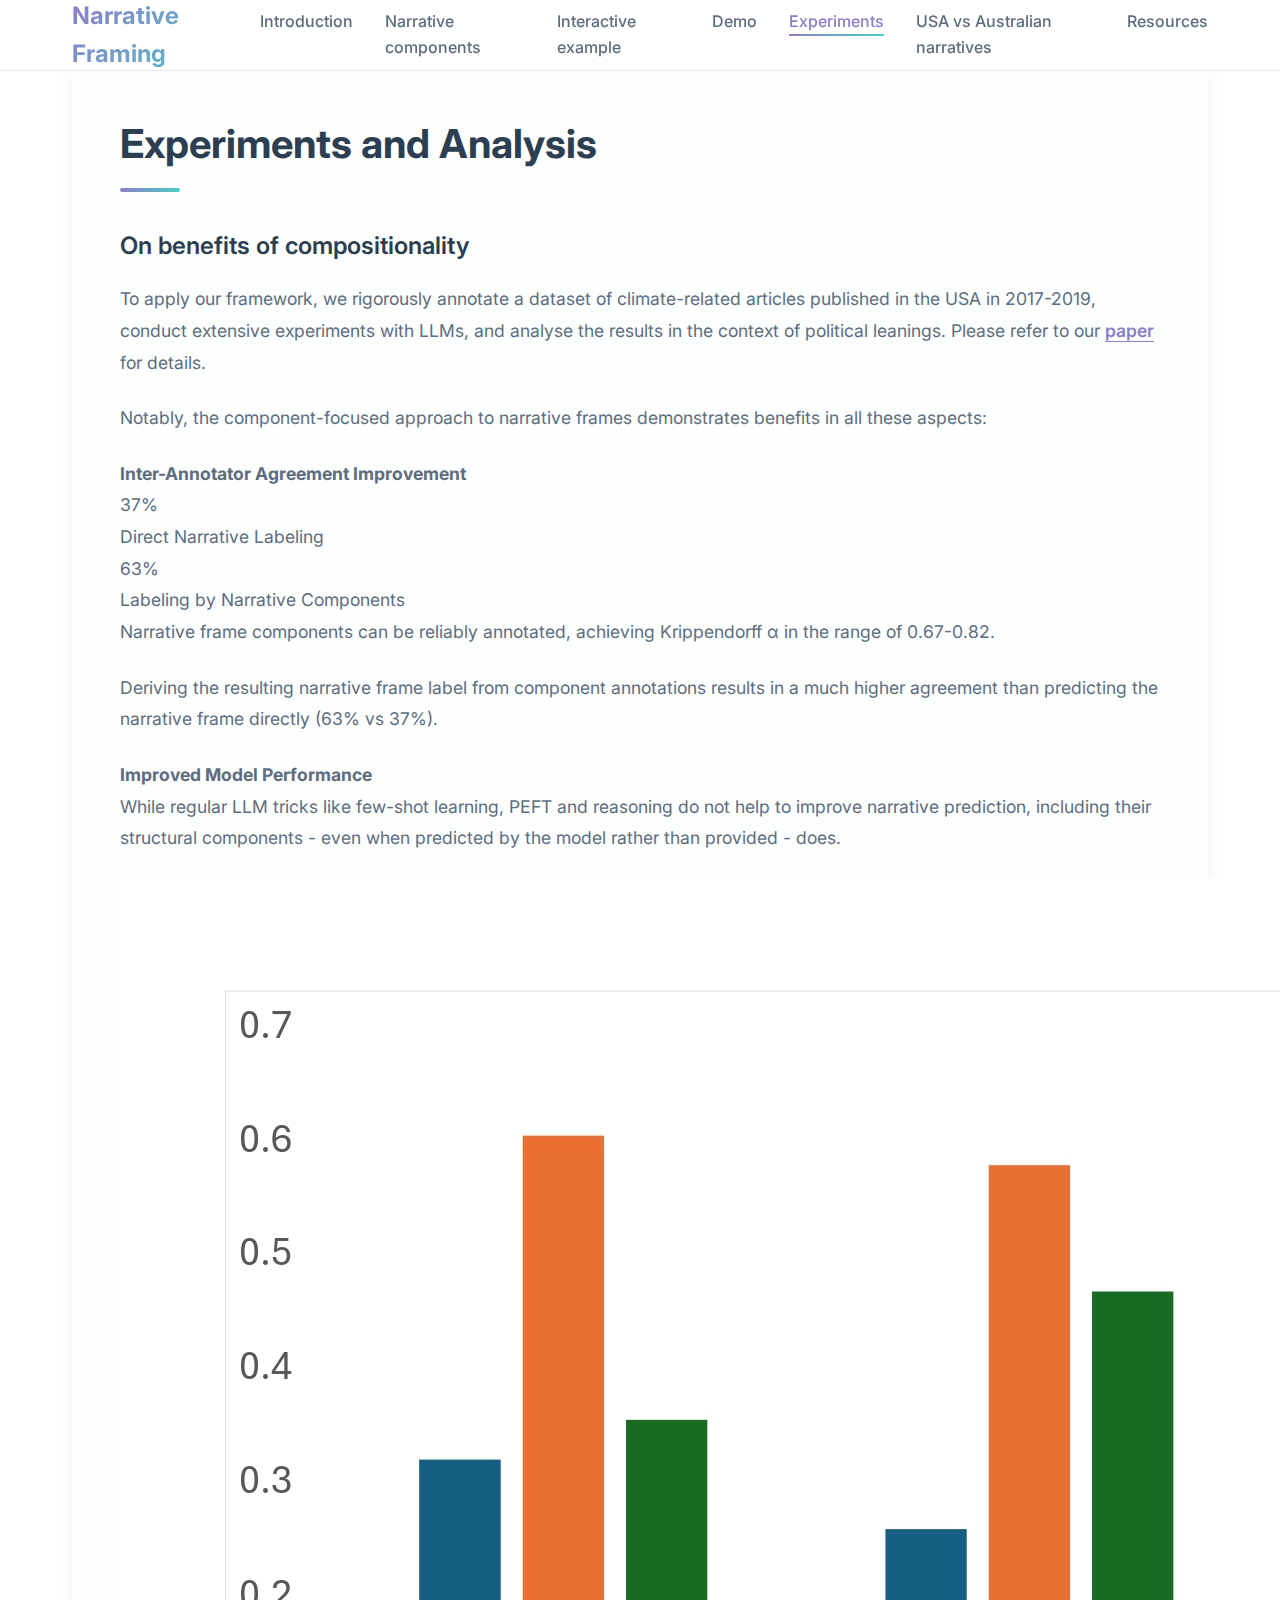
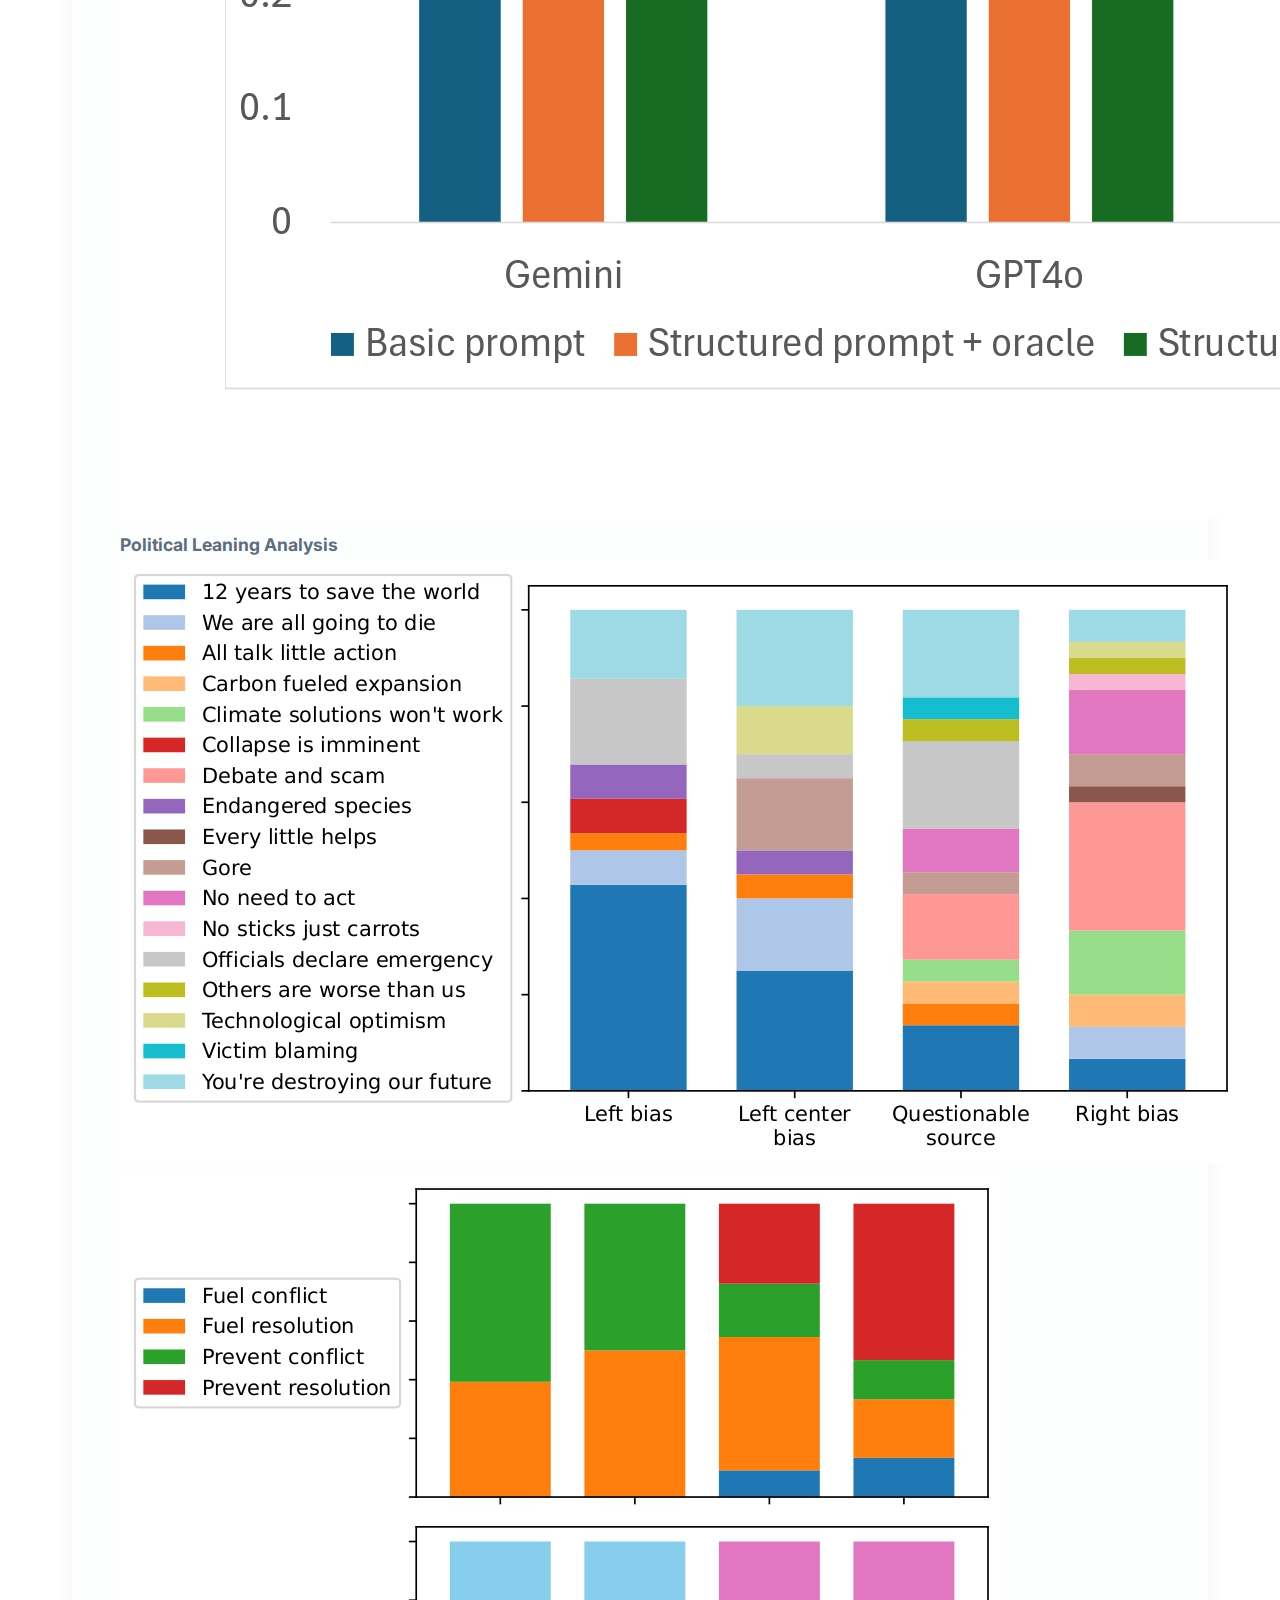
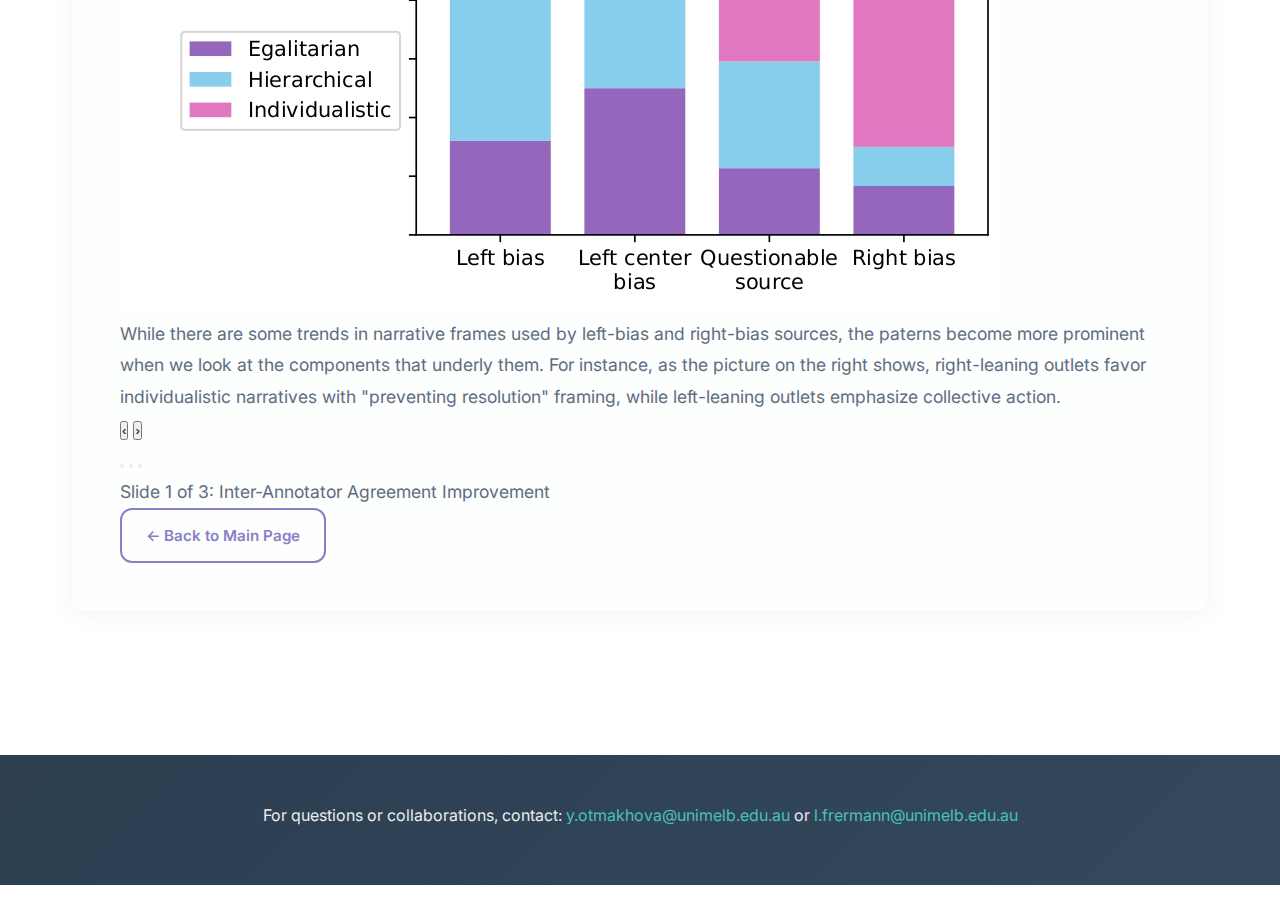
<file: experiments.html>
<!DOCTYPE html>
<html lang="en">
<head>
    <meta charset="UTF-8">
    <meta name="viewport" content="width=device-width, initial-scale=1.0">
    <title>Experiments and Analysis - Narrative Media Framing in Political Discourse</title>
    <link rel="stylesheet" href="styles.css">
    <link rel="stylesheet" href="dynamic-chart-styles.css">
    <link href="https://fonts.googleapis.com/css2?family=Inter:wght@300;400;500;600;700&display=swap" rel="stylesheet">
</head>
<body>
    <!-- Navigation -->
    <nav class="navbar" id="navbar">
        <div class="nav-container">
            <div class="nav-logo">Narrative Framing</div>
            <ul class="nav-menu">
                <li><a href="index.html#introduction" class="nav-link">Introduction</a></li>
                <li><a href="method.html" class="nav-link">Narrative components</a></li>
                <li><a href="index.html#example" class="nav-link">Interactive example</a></li>
                <li><a href="index.html#demo" class="nav-link">Demo</a></li>
                <li><a href="experiments.html" class="nav-link active">Experiments</a></li>
                <li><a href="index.html#comparison" class="nav-link">USA vs Australian narratives</a></li>
                <li><a href="index.html#resources" class="nav-link">Resources</a></li>
            </ul>
        </div>
    </nav>

    <!-- Main Content -->
    <main class="main-content">
        <div class="container">
            <!-- Experiments -->
            <section id="experiments" class="section">
                <h2 class="section-title">Experiments and Analysis</h2>
                <div class="section-content">
                    <h3>On benefits of compositionality</h3>
                    <p>To apply our framework, we rigorously annotate a dataset of climate-related articles published in the USA in 2017-2019, conduct extensive experiments with LLMs, and analyse the results in the context of political leanings. Please refer to our <a href="https://arxiv.org/pdf/2506.00737" style="color: var(--primary-purple); text-decoration: none; font-weight: 600; border-bottom: 1px solid var(--primary-purple); transition: var(--transition);" onmouseover="this.style.color='var(--primary-teal)'; this.style.borderBottomColor='var(--primary-teal)'" onmouseout="this.style.color='var(--primary-purple)'; this.style.borderBottomColor='var(--primary-purple)'">paper</a> for details.</p>
                    <p>Notably, the component-focused approach to narrative frames demonstrates benefits in all these aspects:</p>
                    
                    <div class="benefits-carousel">
                        <div class="carousel-container">
                            <div class="carousel-track">
                                <!-- Slide 1: Bar Chart -->
                                <div class="benefits-slide">
                                    <div class="slide-content">
                                        <div class="chart-container">
                                            <h4>Inter-Annotator Agreement Improvement</h4>
                                            <div class="chart-layout">
                                                <div class="vertical-bar-chart">
                                                    <div class="chart-bars">
                                                        <div class="vertical-bar-item">
                                                            <div class="vertical-bar-wrapper">
                                                                <div class="vertical-bar vertical-bar-low" style="height: 37%;">
                                                                    <span class="vertical-bar-value">37%</span>
                                                                </div>
                                                            </div>
                                                            <div class="vertical-bar-label">Direct Narrative Labeling</div>
                                                        </div>
                                                        <div class="vertical-bar-item">
                                                            <div class="vertical-bar-wrapper">
                                                                <div class="vertical-bar vertical-bar-high" style="height: 63%;">
                                                                    <span class="vertical-bar-value">63%</span>
                                                                </div>
                                                            </div>
                                                            <div class="vertical-bar-label">Labeling by Narrative Components</div>
                                                        </div>
                                                    </div>
                                                </div>
                                                <div class="chart-commentary">
                            
                                                    <p>Narrative frame components can be reliably annotated, achieving Krippendorff α in the range of 0.67-0.82.</p>
                                                    <p>Deriving the resulting narrative frame label from component annotations results in a much higher agreement than predicting the narrative frame directly (63% vs 37%).</p>
                                                </div>
                                            </div>
                                        </div>
                                    </div>
                                </div>

                                <!-- Slide 2: Framework Structure -->
                                <div class="benefits-slide">
                                    <div class="slide-content">
                                        <h4>Improved Model Performance</h4>
                                        <div class="benefit-layout">
                                            <div class="benefit-description">
                                                <p>While regular LLM tricks like few-shot learning, PEFT and reasoning do not help to improve narrative prediction, including their structural components - even when predicted by the model rather than provided - does.</p>
                                            </div>
                                            <div class="benefit-image">
                                                <img src="images/struct.jpg" alt="Framework Structure Diagram" class="framework-diagram">
                                            </div>
                                        </div>
                                    </div>
                                </div>

                                <!-- Slide 3: Political Leaning Analysis -->
                                <div class="benefits-slide">
                                    <div class="slide-content">
                                        <h4>Political Leaning Analysis</h4>
                                        <div class="full-width-images">
                                            <div class="dual-image-container">
                                                <div class="dual-image-item">
                                                    <img src="images/narr_leaning.jpg" alt="Narrative Political Leaning Analysis" class="framework-diagram">
                                                </div>
                                                <div class="dual-image-item">
                                                    <img src="images/story_conflict.jpg" alt="Story Conflict Analysis" class="framework-diagram">
                                                </div>
                                            </div>
                                            <div class="bottom-comments">
                                                <div class="single-comment">While there are some trends in narrative frames used by left-bias and right-bias sources, the paterns become more prominent when we look at the components that underly them. For instance, as the picture on the right shows, right-leaning outlets favor individualistic narratives with "preventing resolution" framing, while left-leaning outlets emphasize collective action.</div>
                                            </div>
                                        </div>
                                    </div>
                                </div>
                            </div>
                        </div>
                        
                        <!-- Navigation arrows -->
                        <button class="carousel-btn carousel-btn-prev" aria-label="Previous benefit">‹</button>
                        <button class="carousel-btn carousel-btn-next" aria-label="Next benefit">›</button>
                        
                        <!-- Dots indicator -->
                        <div class="carousel-dots">
                            <button class="carousel-dot active" data-slide="0"></button>
                            <button class="carousel-dot" data-slide="1"></button>
                            <button class="carousel-dot" data-slide="2"></button>
                        </div>
                    </div>

                    <div class="back-to-main">
                        <a href="index.html" class="btn btn-outline">← Back to Main Page</a>
                    </div>
                </div>
            </section>
        </div>
    </main>

    <!-- Footer -->
    <footer class="footer">
        <div class="container">
            <p>For questions or collaborations, contact: <a href="mailto:y.otmakhova@unimelb.edu.au">y.otmakhova@unimelb.edu.au</a> or <a href="mailto:l.frermann@unimelb.edu.au">l.frermann@unimelb.edu.au</a></p>
        </div>
    </footer>

    <script src="script.js"></script>
</body>
</html>
</file>
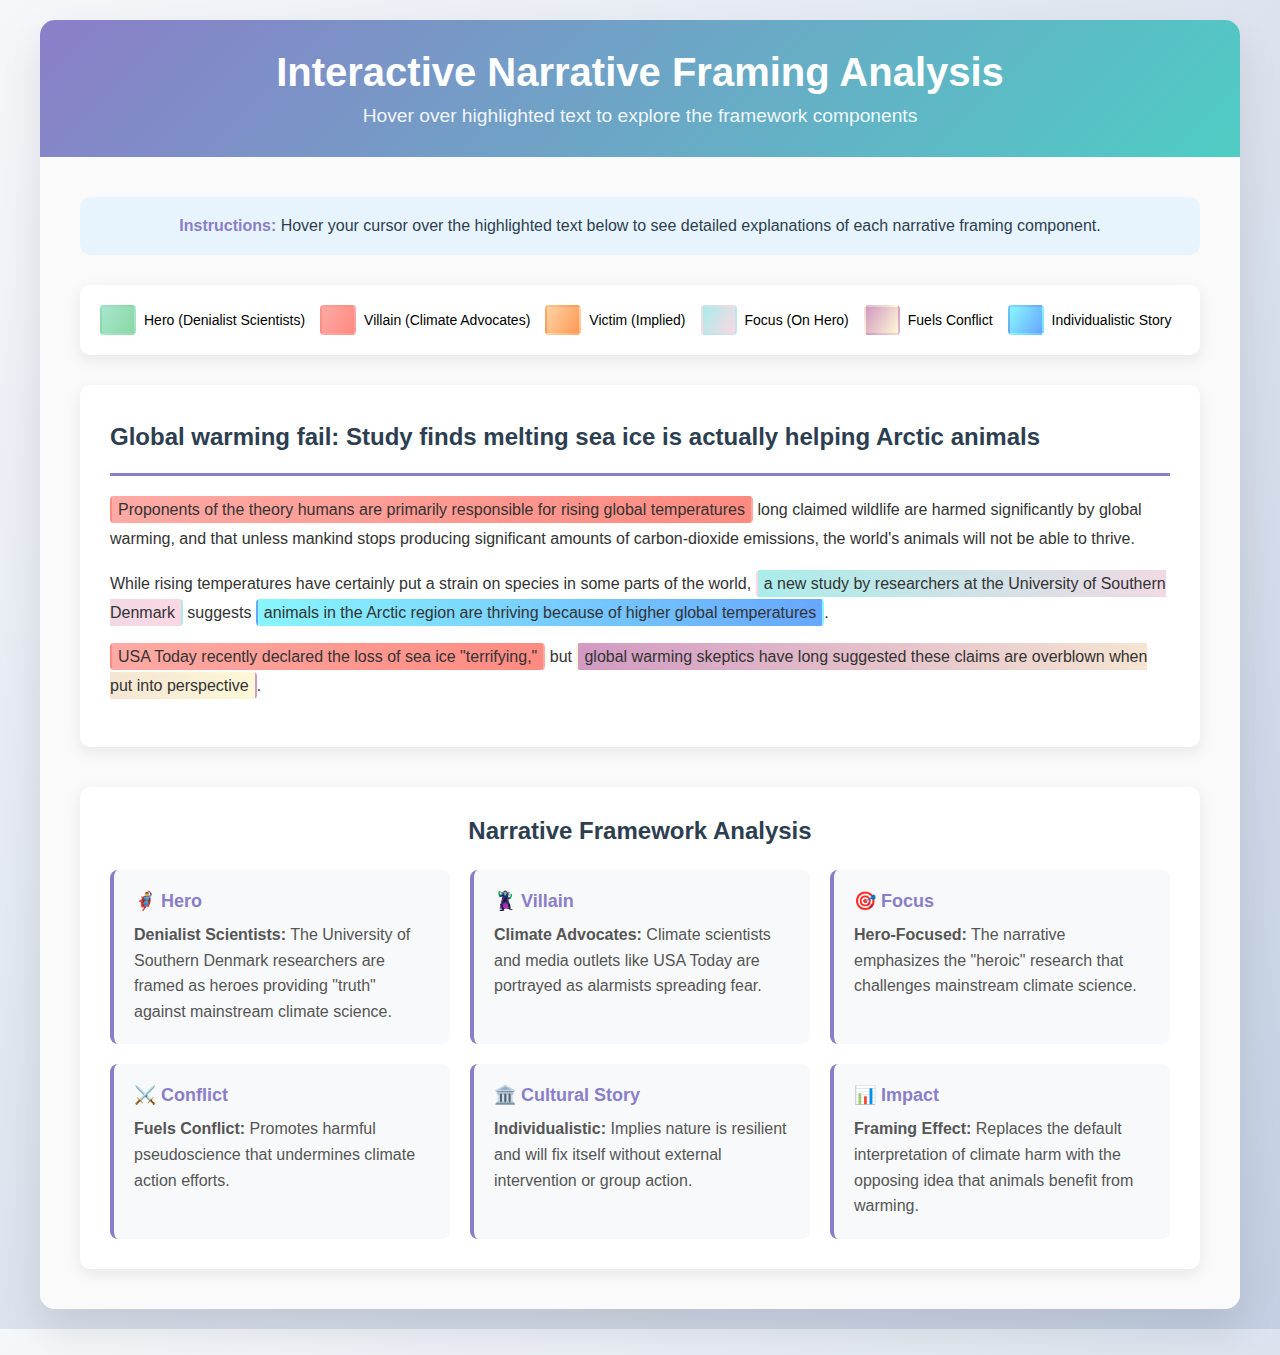
<file: interactive-example.html>
<!DOCTYPE html>
<html lang="en">
<head>
    <meta charset="UTF-8">
    <meta name="viewport" content="width=device-width, initial-scale=1.0">
    <title>Interactive Narrative Framing Example</title>
    <style>
        body {
            font-family: 'Inter', -apple-system, BlinkMacSystemFont, sans-serif;
            margin: 0;
            padding: 20px;
            background: linear-gradient(135deg, #f5f7fa 0%, #c3cfe2 100%);
            min-height: 100vh;
        }

        .container {
            max-width: 1200px;
            margin: 0 auto;
            background: white;
            border-radius: 15px;
            box-shadow: 0 20px 40px rgba(0,0,0,0.1);
            overflow: hidden;
        }

        .header {
            background: linear-gradient(135deg, #8B7EC8 0%, #4ECDC4 100%);
            color: white;
            padding: 30px;
            text-align: center;
        }

        .header h1 {
            margin: 0;
            font-size: 2.5em;
            font-weight: 600;
        }

        .header p {
            margin: 10px 0 0 0;
            font-size: 1.2em;
            opacity: 0.9;
        }

        .article-container {
            position: relative;
            padding: 40px;
            background: #fafafa;
        }

        .article-text {
            font-size: 16px;
            line-height: 1.8;
            color: #333;
            background: white;
            padding: 30px;
            border-radius: 10px;
            box-shadow: 0 5px 15px rgba(0,0,0,0.08);
            position: relative;
        }

        .article-title {
            font-size: 24px;
            font-weight: bold;
            color: #2c3e50;
            margin-bottom: 20px;
            padding-bottom: 15px;
            border-bottom: 3px solid #8B7EC8;
        }

        /* Highlighting styles */
        .hero {
            background: linear-gradient(120deg, #a8e6cf 0%, #88d8a3 100%);
            padding: 3px 6px;
            border-radius: 4px;
            cursor: pointer;
            transition: all 0.3s ease;
            position: relative;
            border: 2px solid transparent;
        }

        .villain {
            background: linear-gradient(120deg, #ffaaa5 0%, #ff8a80 100%);
            padding: 3px 6px;
            border-radius: 4px;
            cursor: pointer;
            transition: all 0.3s ease;
            position: relative;
            border: 2px solid transparent;
        }

        .victim {
            background: linear-gradient(120deg, #ffd3a5 0%, #fd9853 100%);
            padding: 3px 6px;
            border-radius: 4px;
            cursor: pointer;
            transition: all 0.3s ease;
            position: relative;
            border: 2px solid transparent;
        }

        .focus {
            background: linear-gradient(120deg, #a8edea 0%, #fed6e3 100%);
            padding: 3px 6px;
            border-radius: 4px;
            cursor: pointer;
            transition: all 0.3s ease;
            position: relative;
            border: 2px solid transparent;
        }

        .conflict {
            background: linear-gradient(120deg, #d299c2 0%, #fef9d7 100%);
            padding: 3px 6px;
            border-radius: 4px;
            cursor: pointer;
            transition: all 0.3s ease;
            position: relative;
            border: 2px solid transparent;
        }

        .cultural-story {
            background: linear-gradient(120deg, #89f7fe 0%, #66a6ff 100%);
            padding: 3px 6px;
            border-radius: 4px;
            cursor: pointer;
            transition: all 0.3s ease;
            position: relative;
            border: 2px solid transparent;
        }

        /* Hover effects */
        .hero:hover, .villain:hover, .victim:hover, .focus:hover, .conflict:hover, .cultural-story:hover {
            transform: translateY(-2px);
            box-shadow: 0 8px 25px rgba(0,0,0,0.15);
            border-color: #8B7EC8;
        }

        /* Tooltip styles */
        .tooltip {
            position: absolute;
            background: #2c3e50;
            color: white;
            padding: 15px 20px;
            border-radius: 10px;
            font-size: 14px;
            line-height: 1.5;
            max-width: 300px;
            z-index: 1000;
            opacity: 0;
            visibility: hidden;
            transition: all 0.3s ease;
            box-shadow: 0 10px 30px rgba(0,0,0,0.3);
            pointer-events: none;
        }

        .tooltip::before {
            content: '';
            position: absolute;
            top: 100%;
            left: 50%;
            transform: translateX(-50%);
            border: 8px solid transparent;
            border-top-color: #2c3e50;
        }

        .tooltip.show {
            opacity: 1;
            visibility: visible;
        }

        .tooltip h4 {
            margin: 0 0 8px 0;
            color: #4ECDC4;
            font-size: 16px;
        }

        .tooltip p {
            margin: 0;
        }

        /* Analysis panel */
        .analysis-panel {
            margin-top: 40px;
            padding: 30px;
            background: white;
            border-radius: 10px;
            box-shadow: 0 5px 15px rgba(0,0,0,0.08);
        }

        .analysis-title {
            font-size: 24px;
            font-weight: 600;
            color: #2c3e50;
            margin-bottom: 25px;
            text-align: center;
        }

        .analysis-grid {
            display: grid;
            grid-template-columns: repeat(auto-fit, minmax(300px, 1fr));
            gap: 20px;
        }

        .analysis-card {
            background: #f8f9fa;
            padding: 20px;
            border-radius: 8px;
            border-left: 4px solid #8B7EC8;
        }

        .analysis-card h3 {
            margin: 0 0 10px 0;
            color: #8B7EC8;
            font-size: 18px;
        }

        .analysis-card p {
            margin: 0;
            color: #555;
            line-height: 1.6;
        }

        /* Legend */
        .legend {
            display: flex;
            flex-wrap: wrap;
            gap: 15px;
            margin-bottom: 30px;
            padding: 20px;
            background: white;
            border-radius: 10px;
            box-shadow: 0 5px 15px rgba(0,0,0,0.08);
        }

        .legend-item {
            display: flex;
            align-items: center;
            gap: 8px;
            font-size: 14px;
            font-weight: 500;
        }

        .legend-color {
            width: 20px;
            height: 20px;
            border-radius: 4px;
        }

        .instructions {
            text-align: center;
            margin-bottom: 30px;
            padding: 20px;
            background: #e8f4fd;
            border-radius: 10px;
            color: #2c3e50;
            font-size: 16px;
        }

        .instructions strong {
            color: #8B7EC8;
        }

        @media (max-width: 768px) {
            .container {
                margin: 10px;
                border-radius: 10px;
            }
            
            .header {
                padding: 20px;
            }
            
            .header h1 {
                font-size: 2em;
            }
            
            .article-container {
                padding: 20px;
            }
            
            .article-text {
                padding: 20px;
            }
            
            .legend {
                flex-direction: column;
                gap: 10px;
            }
        }
    </style>
</head>
<body>
    <div class="container">
        <div class="header">
            <h1>Interactive Narrative Framing Analysis</h1>
            <p>Hover over highlighted text to explore the framework components</p>
        </div>

        <div class="article-container">
            <div class="instructions">
                <strong>Instructions:</strong> Hover your cursor over the highlighted text below to see detailed explanations of each narrative framing component.
            </div>

            <div class="legend">
                <div class="legend-item">
                    <div class="legend-color hero"></div>
                    <span>Hero (Denialist Scientists)</span>
                </div>
                <div class="legend-item">
                    <div class="legend-color villain"></div>
                    <span>Villain (Climate Advocates)</span>
                </div>
                <div class="legend-item">
                    <div class="legend-color victim"></div>
                    <span>Victim (Implied)</span>
                </div>
                <div class="legend-item">
                    <div class="legend-color focus"></div>
                    <span>Focus (On Hero)</span>
                </div>
                <div class="legend-item">
                    <div class="legend-color conflict"></div>
                    <span>Fuels Conflict</span>
                </div>
                <div class="legend-item">
                    <div class="legend-color cultural-story"></div>
                    <span>Individualistic Story</span>
                </div>
            </div>

            <div class="article-text">
                <div class="article-title">Global warming fail: Study finds melting sea ice is actually helping Arctic animals</div>
                
                <p><span class="villain" data-tooltip="villain">Proponents of the theory humans are primarily responsible for rising global temperatures</span> long claimed wildlife are harmed significantly by global warming, and that unless mankind stops producing significant amounts of carbon-dioxide emissions, the world's animals will not be able to thrive.</p>
                
                <p>While rising temperatures have certainly put a strain on species in some parts of the world, <span class="hero focus" data-tooltip="hero-focus">a new study by researchers at the University of Southern Denmark</span> suggests <span class="cultural-story" data-tooltip="cultural-story">animals in the Arctic region are thriving because of higher global temperatures</span>.</p>
                
                <p><span class="villain" data-tooltip="villain-media">USA Today recently declared the loss of sea ice "terrifying,"</span> but <span class="hero conflict" data-tooltip="hero-conflict">global warming skeptics have long suggested these claims are overblown when put into perspective</span>.</p>
            </div>

            <div class="analysis-panel">
                <div class="analysis-title">Narrative Framework Analysis</div>
                <div class="analysis-grid">
                    <div class="analysis-card">
                        <h3>🦸‍♂️ Hero</h3>
                        <p><strong>Denialist Scientists:</strong> The University of Southern Denmark researchers are framed as heroes providing "truth" against mainstream climate science.</p>
                    </div>
                    <div class="analysis-card">
                        <h3>🦹‍♂️ Villain</h3>
                        <p><strong>Climate Advocates:</strong> Climate scientists and media outlets like USA Today are portrayed as alarmists spreading fear.</p>
                    </div>
                    <div class="analysis-card">
                        <h3>🎯 Focus</h3>
                        <p><strong>Hero-Focused:</strong> The narrative emphasizes the "heroic" research that challenges mainstream climate science.</p>
                    </div>
                    <div class="analysis-card">
                        <h3>⚔️ Conflict</h3>
                        <p><strong>Fuels Conflict:</strong> Promotes harmful pseudoscience that undermines climate action efforts.</p>
                    </div>
                    <div class="analysis-card">
                        <h3>🏛️ Cultural Story</h3>
                        <p><strong>Individualistic:</strong> Implies nature is resilient and will fix itself without external intervention or group action.</p>
                    </div>
                    <div class="analysis-card">
                        <h3>📊 Impact</h3>
                        <p><strong>Framing Effect:</strong> Replaces the default interpretation of climate harm with the opposing idea that animals benefit from warming.</p>
                    </div>
                </div>
            </div>
        </div>
    </div>

    <!-- Tooltip element -->
    <div class="tooltip" id="tooltip"></div>

    <script>
        // Tooltip data
        const tooltipData = {
            'villain': {
                title: '🦹‍♂️ Villain: Climate Advocates',
                content: 'Climate scientists and advocates are framed as the antagonists who spread fear and misinformation about climate change impacts on wildlife.'
            },
            'hero-focus': {
                title: '🦸‍♂️ Hero + 🎯 Focus',
                content: 'The University of Southern Denmark researchers are positioned as heroes providing "objective" science. The narrative focuses on their findings to support the overall message.'
            },
            'cultural-story': {
                title: '🏛️ Cultural Story: Individualistic',
                content: 'This reflects an individualistic cultural story - nature is resilient and self-regulating, requiring no external control or collective action to address climate change.'
            },
            'villain-media': {
                title: '🦹‍♂️ Villain: Media',
                content: 'USA Today is portrayed as part of the villain group, using "terrifying" language to unnecessarily frighten the public about climate impacts.'
            },
            'hero-conflict': {
                title: '🦸‍♂️ Hero + ⚔️ Fuels Conflict',
                content: 'Global warming skeptics are framed as heroes who provide perspective, but this actually fuels conflict by promoting pseudoscience that undermines climate action.'
            }
        };

        // Get tooltip element
        const tooltip = document.getElementById('tooltip');

        // Add event listeners to all highlighted elements
        document.querySelectorAll('[data-tooltip]').forEach(element => {
            element.addEventListener('mouseenter', showTooltip);
            element.addEventListener('mouseleave', hideTooltip);
            element.addEventListener('mousemove', moveTooltip);
        });

        function showTooltip(e) {
            const tooltipKey = e.target.getAttribute('data-tooltip');
            const data = tooltipData[tooltipKey];
            
            if (data) {
                tooltip.innerHTML = `<h4>${data.title}</h4><p>${data.content}</p>`;
                tooltip.classList.add('show');
                moveTooltip(e);
            }
        }

        function hideTooltip() {
            tooltip.classList.remove('show');
        }

        function moveTooltip(e) {
            const tooltipRect = tooltip.getBoundingClientRect();
            const viewportWidth = window.innerWidth;
            const viewportHeight = window.innerHeight;
            
            let left = e.pageX - tooltipRect.width / 2;
            let top = e.pageY - tooltipRect.height - 15;
            
            // Adjust if tooltip goes off screen
            if (left < 10) left = 10;
            if (left + tooltipRect.width > viewportWidth - 10) {
                left = viewportWidth - tooltipRect.width - 10;
            }
            if (top < 10) {
                top = e.pageY + 15;
            }
            
            tooltip.style.left = left + 'px';
            tooltip.style.top = top + 'px';
        }

        // Add smooth scrolling and animations
        document.addEventListener('DOMContentLoaded', function() {
            // Animate elements on load
            const elements = document.querySelectorAll('.article-text, .analysis-panel, .legend');
            elements.forEach((el, index) => {
                el.style.opacity = '0';
                el.style.transform = 'translateY(30px)';
                el.style.transition = 'all 0.6s ease';
                
                setTimeout(() => {
                    el.style.opacity = '1';
                    el.style.transform = 'translateY(0)';
                }, index * 200);
            });
        });

        // Add click tracking for analytics
        document.querySelectorAll('[data-tooltip]').forEach(element => {
            element.addEventListener('click', function() {
                const tooltipKey = this.getAttribute('data-tooltip');
                console.log('Clicked on:', tooltipKey);
                // You can add analytics tracking here
            });
        });
    </script>
</body>
</html>
</file>
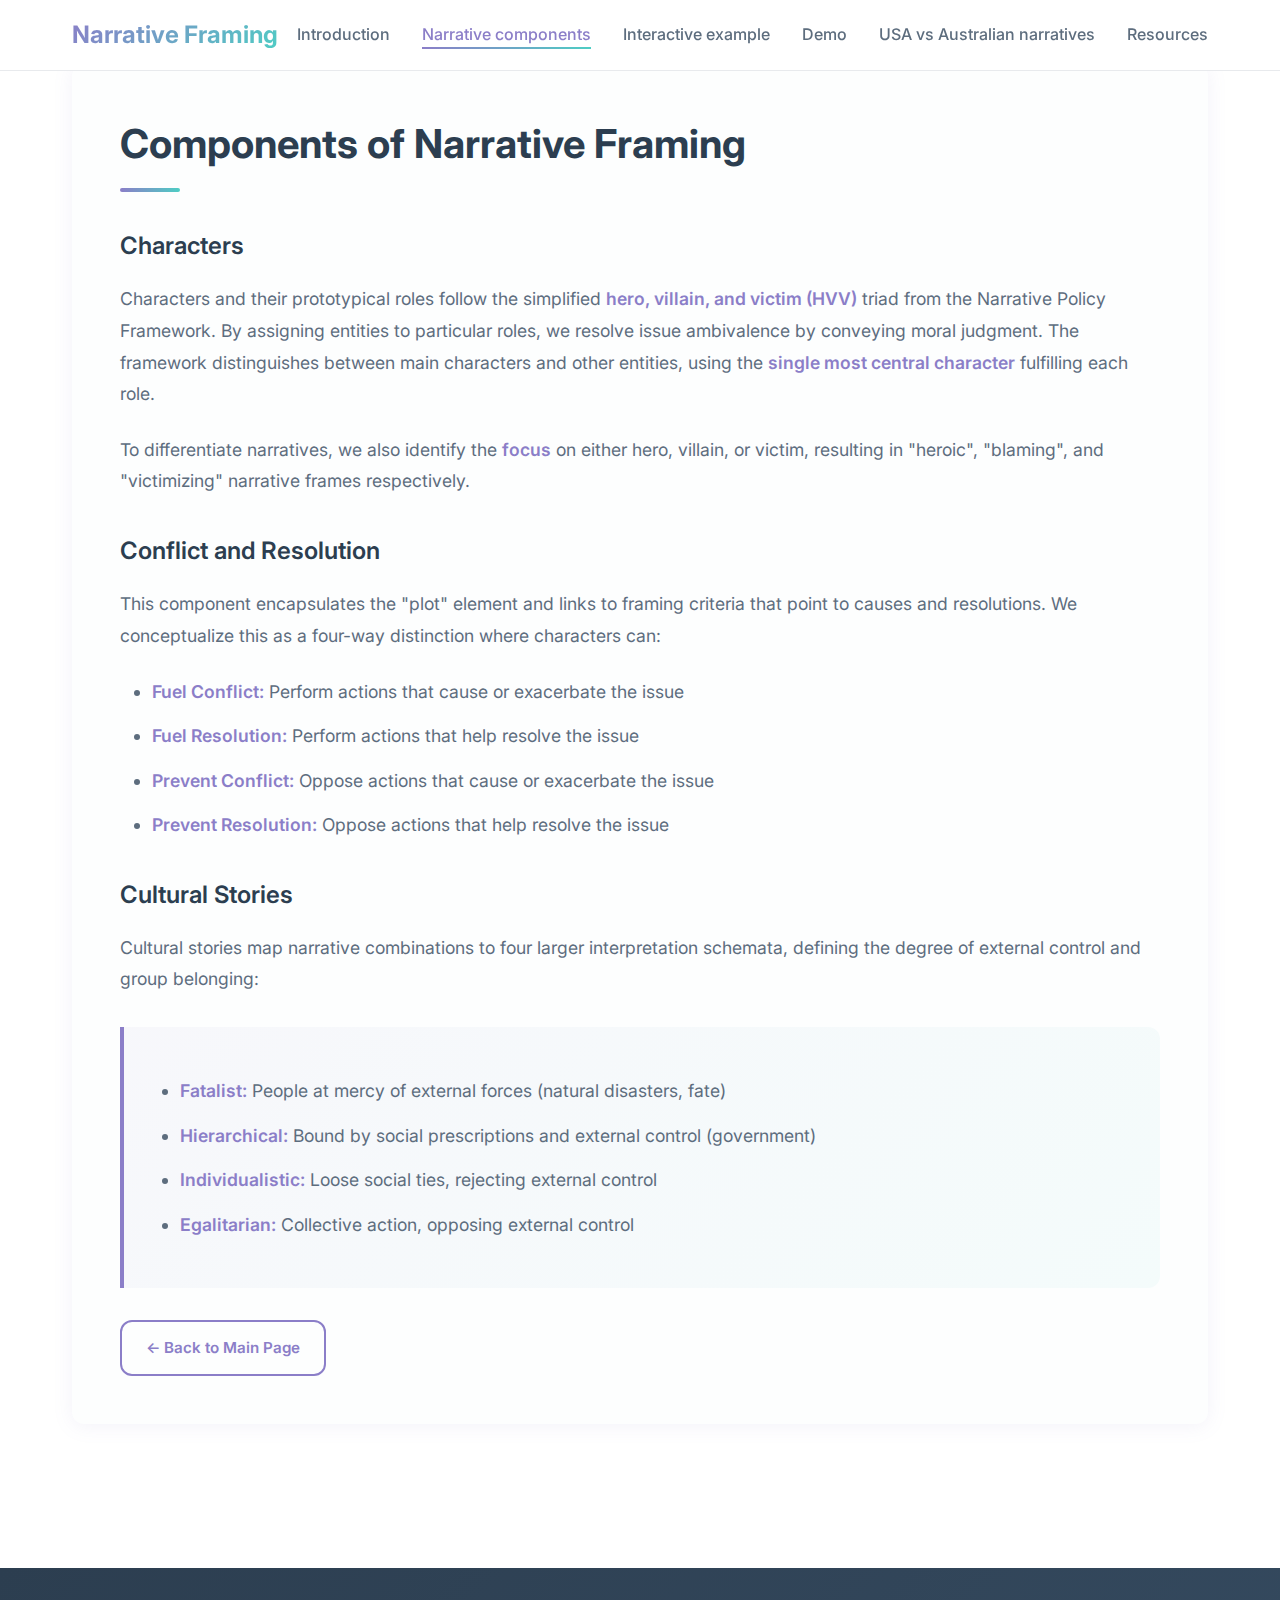
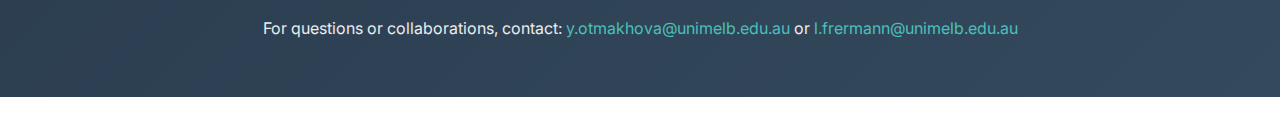
<file: method.html>
<!DOCTYPE html>
<html lang="en">
<head>
    <meta charset="UTF-8">
    <meta name="viewport" content="width=device-width, initial-scale=1.0">
    <title>Components of Narrative Framing - Narrative Media Framing in Political Discourse</title>
    <link rel="stylesheet" href="styles.css">
    <link href="https://fonts.googleapis.com/css2?family=Inter:wght@300;400;500;600;700&display=swap" rel="stylesheet">
</head>
<body>
    <!-- Navigation -->
    <nav class="navbar" id="navbar">
        <div class="nav-container">
            <div class="nav-logo">Narrative Framing</div>
            <ul class="nav-menu">
                <li><a href="index.html#introduction" class="nav-link">Introduction</a></li>
                <li><a href="method.html" class="nav-link active">Narrative components</a></li>
                <li><a href="index.html#example" class="nav-link">Interactive example</a></li>
                <li><a href="index.html#demo" class="nav-link">Demo</a></li>
                <li><a href="index.html#comparison" class="nav-link">USA vs Australian narratives</a></li>
                <li><a href="index.html#resources" class="nav-link">Resources</a></li>
            </ul>
        </div>
    </nav>

    <!-- Main Content -->
    <main class="main-content">
        <div class="container">
            <!-- Method -->
            <section id="method" class="section">
                <h2 class="section-title">Components of Narrative Framing</h2>
                <div class="section-content">
        
                    <h3>Characters</h3>
                    <p>Characters and their prototypical roles follow the simplified <strong>hero, villain, and victim (HVV)</strong> triad from the Narrative Policy Framework. By assigning entities to particular roles, we resolve issue ambivalence by conveying moral judgment. The framework distinguishes between main characters and other entities, using the <strong>single most central character</strong> fulfilling each role.</p>
                    
                    <p>To differentiate narratives, we also identify the <strong>focus</strong> on either hero, villain, or victim, resulting in "heroic", "blaming", and "victimizing" narrative frames respectively.</p>

                    <h3>Conflict and Resolution</h3>
                    <p>This component encapsulates the "plot" element and links to framing criteria that point to causes and resolutions. We conceptualize this as a four-way distinction where characters can:</p>
                    <ul>
                        <li><strong>Fuel Conflict:</strong> Perform actions that cause or exacerbate the issue</li>
                        <li><strong>Fuel Resolution:</strong> Perform actions that help resolve the issue</li>
                        <li><strong>Prevent Conflict:</strong> Oppose actions that cause or exacerbate the issue</li>
                        <li><strong>Prevent Resolution:</strong> Oppose actions that help resolve the issue</li>
                    </ul>

                    <h3>Cultural Stories</h3>
                    <p>Cultural stories map narrative combinations to four larger interpretation schemata, defining the degree of external control and group belonging:</p>
                    <div class="formula">
                        <ul>
                            <li><strong>Fatalist:</strong> People at mercy of external forces (natural disasters, fate)</li>
                            <li><strong>Hierarchical:</strong> Bound by social prescriptions and external control (government)</li>
                            <li><strong>Individualistic:</strong> Loose social ties, rejecting external control</li>
                            <li><strong>Egalitarian:</strong> Collective action, opposing external control</li>
                        </ul>
                    </div>

                    <div class="back-to-main">
                        <a href="index.html" class="btn btn-outline">← Back to Main Page</a>
                    </div>
                </div>
            </section>
        </div>
    </main>

    <!-- Footer -->
    <footer class="footer">
        <div class="container">
            <p>For questions or collaborations, contact: <a href="mailto:y.otmakhova@unimelb.edu.au">y.otmakhova@unimelb.edu.au</a> or <a href="mailto:l.frermann@unimelb.edu.au">l.frermann@unimelb.edu.au</a></p>
        </div>
    </footer>

    <script src="script.js"></script>
</body>
</html>
</file>
<file: styles.css>
/* CSS Custom Properties for Color Scheme */
:root {
    --primary-purple: #8B7EC8;
    --light-purple: #A594D1;
    --deep-purple: #6A4C93;
    --primary-teal: #4ECDC4;
    --dark-teal: #26A69A;
    --accent-purple: #9B59B6;
    
    --text-dark: #2C3E50;
    --text-medium: #5D6D7E;
    --text-light: #85929E;
    --background-white: #FFFFFF;
    --background-light: #F8F9FA;
    --background-section: #FDFEFE;
    --border-light: #E8EAED;
    --shadow-light: rgba(139, 126, 200, 0.1);
    --shadow-medium: rgba(139, 126, 200, 0.2);
    
    --font-family: 'Inter', -apple-system, BlinkMacSystemFont, 'Segoe UI', Roboto, sans-serif;
    --border-radius: 12px;
    --transition: all 0.3s cubic-bezier(0.4, 0, 0.2, 1);
}

/* Reset and Base Styles */
* {
    margin: 0;
    padding: 0;
    box-sizing: border-box;
}

html {
    scroll-behavior: smooth;
    font-size: 16px;
}

body {
    font-family: var(--font-family);
    line-height: 1.6;
    color: var(--text-dark);
    background-color: var(--background-white);
    overflow-x: hidden;
}

.container {
    max-width: 1200px;
    margin: 0 auto;
    padding: 0 2rem;
}

/* Navigation */
.navbar {
    position: fixed;
    top: 0;
    left: 0;
    right: 0;
    background: rgba(255, 255, 255, 0.95);
    backdrop-filter: blur(10px);
    border-bottom: 1px solid var(--border-light);
    z-index: 1000;
    transition: var(--transition);
}

.nav-container {
    max-width: 1200px;
    margin: 0 auto;
    padding: 0 2rem;
    display: flex;
    justify-content: space-between;
    align-items: center;
    height: 70px;
}

.nav-logo {
    font-size: 1.5rem;
    font-weight: 700;
    background: linear-gradient(135deg, var(--primary-purple), var(--primary-teal));
    -webkit-background-clip: text;
    -webkit-text-fill-color: transparent;
    background-clip: text;
}

.nav-menu {
    display: flex;
    list-style: none;
    gap: 2rem;
}

.nav-link {
    text-decoration: none;
    color: var(--text-medium);
    font-weight: 500;
    transition: var(--transition);
    position: relative;
}

.nav-link:hover {
    color: var(--primary-purple);
}

.nav-link::after {
    content: '';
    position: absolute;
    bottom: -5px;
    left: 0;
    width: 0;
    height: 2px;
    background: linear-gradient(90deg, var(--primary-purple), var(--primary-teal));
    transition: var(--transition);
}

.nav-link:hover::after {
    width: 100%;
}

/* Hero Section */
.hero {
    background: linear-gradient(135deg, 
        rgba(44, 62, 80, 0.3) 0%, 
        rgba(44, 62, 80, 0.2) 100%), 
        url('images/iceberg.jpeg') center/cover no-repeat;
    padding: 120px 0 80px;
    text-align: center;
    margin-top: 70px;
    position: relative;
}

.hero::before {
    content: '';
    position: absolute;
    top: 0;
    left: 0;
    right: 0;
    bottom: 0;
    background: linear-gradient(135deg, 
        rgba(44, 62, 80, 0.2) 0%, 
        rgba(44, 62, 80, 0.1) 100%);
    z-index: 1;
}

.hero .container {
    position: relative;
    z-index: 2;
}

.paper-title {
    font-size: clamp(2.5rem, 5vw, 4rem);
    font-weight: 700;
    color: white;
    margin-bottom: 2rem;
    line-height: 1.2;
    text-shadow: 2px 2px 4px rgba(0,0,0,0.5);
}

.authors {
    display: flex;
    flex-wrap: wrap;
    justify-content: center;
    gap: 1.5rem;
    margin-bottom: 1.5rem;
}

.author {
    font-size: 1.1rem;
    color: rgba(255, 255, 255, 0.9);
    font-weight: 500;
    text-shadow: 1px 1px 2px rgba(0,0,0,0.5);
}

.affiliations {
    margin-bottom: 2rem;
}

.affiliation {
    color: rgba(255, 255, 255, 0.8);
    font-size: 0.95rem;
    margin-bottom: 0.5rem;
    text-shadow: 1px 1px 2px rgba(0,0,0,0.5);
}

.conference {
    margin-bottom: 3rem;
}

.venue {
    background: linear-gradient(135deg, var(--primary-purple), var(--deep-purple));
    color: white;
    padding: 0.5rem 1rem;
    border-radius: 25px;
    font-weight: 600;
    margin-right: 1rem;
}

.status {
    background: linear-gradient(135deg, var(--primary-teal), var(--dark-teal));
    color: white;
    padding: 0.5rem 1rem;
    border-radius: 25px;
    font-weight: 600;
}

.hero-buttons {
    display: flex;
    flex-wrap: wrap;
    justify-content: center;
    gap: 1rem;
}

/* Buttons */
.btn {
    display: inline-flex;
    align-items: center;
    padding: 0.75rem 1.5rem;
    border-radius: var(--border-radius);
    text-decoration: none;
    font-weight: 600;
    transition: var(--transition);
    border: none;
    cursor: pointer;
    font-size: 0.95rem;
}

.btn-primary {
    background: linear-gradient(135deg, var(--primary-purple), var(--deep-purple));
    color: white;
    box-shadow: 0 4px 15px var(--shadow-medium);
}

.btn-primary:hover {
    transform: translateY(-2px);
    box-shadow: 0 8px 25px var(--shadow-medium);
}

.btn-secondary {
    background: linear-gradient(135deg, var(--primary-teal), var(--dark-teal));
    color: white;
    box-shadow: 0 4px 15px rgba(78, 205, 196, 0.2);
}

.btn-secondary:hover {
    transform: translateY(-2px);
    box-shadow: 0 8px 25px rgba(78, 205, 196, 0.3);
}

.btn-outline {
    background: transparent;
    color: var(--primary-purple);
    border: 2px solid var(--primary-purple);
}

.btn-outline:hover {
    background: var(--primary-purple);
    color: white;
    transform: translateY(-2px);
}

/* Main Content */
.main-content {
    padding: 4rem 0;
}

.section {
    margin-bottom: 5rem;
    background: var(--background-section);
    border-radius: var(--border-radius);
    padding: 3rem;
    box-shadow: 0 2px 20px var(--shadow-light);
    transition: var(--transition);
}

.section:hover {
    box-shadow: 0 8px 30px var(--shadow-medium);
}

.section-title {
    font-size: 2.5rem;
    font-weight: 700;
    color: var(--text-dark);
    margin-bottom: 2rem;
    position: relative;
    padding-bottom: 1rem;
}

.section-title::after {
    content: '';
    position: absolute;
    bottom: 0;
    left: 0;
    width: 60px;
    height: 4px;
    background: linear-gradient(90deg, var(--primary-purple), var(--primary-teal));
    border-radius: 2px;
}

.section-content {
    font-size: 1.1rem;
    line-height: 1.8;
    color: var(--text-medium);
}

.section-content h3 {
    font-size: 1.5rem;
    color: var(--text-dark);
    margin: 2rem 0 1rem;
    font-weight: 600;
}

.section-content p {
    margin-bottom: 1.5rem;
}

.section-content ul, .section-content ol {
    margin: 1.5rem 0;
    padding-left: 2rem;
}

.section-content li {
    margin-bottom: 0.8rem;
}

.section-content strong {
    color: var(--primary-purple);
    font-weight: 600;
}

/* Code Blocks */
.code-block {
    background: #1e1e1e;
    border-radius: var(--border-radius);
    padding: 1.5rem;
    margin: 2rem 0;
    overflow-x: auto;
    box-shadow: 0 4px 15px rgba(0, 0, 0, 0.1);
}

.code-block pre {
    margin: 0;
    font-family: 'Monaco', 'Menlo', 'Ubuntu Mono', monospace;
    font-size: 0.9rem;
    line-height: 1.5;
}

/* Formula */
.formula {
    background: linear-gradient(135deg, 
        rgba(139, 126, 200, 0.05), 
        rgba(78, 205, 196, 0.05));
    border-left: 4px solid var(--primary-purple);
    padding: 1.5rem;
    margin: 2rem 0;
    border-radius: 0 var(--border-radius) var(--border-radius) 0;
}

.formula p {
    margin: 0.5rem 0;
    font-family: 'Times New Roman', serif;
    font-size: 1.2rem;
    text-align: center;
}

/* Results Table */
.results-table {
    overflow-x: auto;
    margin: 2rem 0;
    border-radius: var(--border-radius);
    box-shadow: 0 4px 15px var(--shadow-light);
}

.results-table table {
    width: 100%;
    border-collapse: collapse;
    background: white;
    border-radius: var(--border-radius);
    overflow: hidden;
}

.results-table th {
    background: linear-gradient(135deg, var(--primary-purple), var(--deep-purple));
    color: white;
    padding: 1rem;
    text-align: left;
    font-weight: 600;
}

.results-table td {
    padding: 1rem;
    border-bottom: 1px solid var(--border-light);
}

.results-table tr:hover {
    background: rgba(139, 126, 200, 0.05);
}

.results-table tr.highlight {
    background: linear-gradient(135deg, 
        rgba(139, 126, 200, 0.1), 
        rgba(78, 205, 196, 0.1));
}

.results-table tr.highlight td {
    font-weight: 600;
    color: var(--deep-purple);
}

/* Resources Grid */
.resources-grid {
    display: grid;
    grid-template-columns: repeat(auto-fit, minmax(300px, 1fr));
    gap: 2rem;
    margin-top: 2rem;
}

.resource-card {
    background: white;
    border-radius: var(--border-radius);
    padding: 2rem;
    text-align: center;
    box-shadow: 0 4px 15px var(--shadow-light);
    transition: var(--transition);
    border: 1px solid var(--border-light);
}

.resource-card:hover {
    transform: translateY(-5px);
    box-shadow: 0 8px 30px var(--shadow-medium);
}

.resource-icon {
    font-size: 3rem;
    margin-bottom: 1rem;
}

.resource-card h3 {
    color: var(--text-dark);
    margin-bottom: 1rem;
    font-size: 1.3rem;
}

.resource-card p {
    color: var(--text-medium);
    margin-bottom: 1.5rem;
    font-size: 0.95rem;
}

/* Citation */
.citation-box {
    background: #1e1e1e;
    border-radius: var(--border-radius);
    padding: 2rem;
    margin: 2rem 0;
    position: relative;
    box-shadow: 0 4px 15px rgba(0, 0, 0, 0.1);
}

.citation-box pre {
    color: #e6e6e6;
    font-family: 'Monaco', 'Menlo', 'Ubuntu Mono', monospace;
    font-size: 0.9rem;
    line-height: 1.6;
    margin: 0;
    overflow-x: auto;
}

.copy-btn {
    position: absolute;
    top: 1rem;
    right: 1rem;
    background: var(--primary-teal);
    color: white;
    border: none;
    padding: 0.5rem 1rem;
    border-radius: 6px;
    cursor: pointer;
    font-size: 0.85rem;
    transition: var(--transition);
}

.copy-btn:hover {
    background: var(--dark-teal);
    transform: scale(1.05);
}

/* Footer */
.footer {
    background: linear-gradient(135deg, var(--text-dark), #34495e);
    color: white;
    padding: 3rem 0;
    text-align: center;
}

.footer p {
    margin-bottom: 0.5rem;
    opacity: 0.9;
}

.footer a {
    color: var(--primary-teal);
    text-decoration: none;
    transition: var(--transition);
}

.footer a:hover {
    color: var(--light-purple);
}

/* Responsive Design */
@media (max-width: 768px) {
    .container {
        padding: 0 1rem;
    }
    
    .nav-container {
        padding: 0 1rem;
    }
    
    .nav-menu {
        gap: 1rem;
        font-size: 0.9rem;
    }
    
    .hero {
        padding: 100px 0 60px;
    }
    
    .authors {
        flex-direction: column;
        gap: 0.5rem;
    }
    
    .hero-buttons {
        flex-direction: column;
        align-items: center;
    }
    
    .section {
        padding: 2rem 1.5rem;
        margin-bottom: 3rem;
    }
    
    .section-title {
        font-size: 2rem;
    }
    
    .resources-grid {
        grid-template-columns: 1fr;
        gap: 1.5rem;
    }
    
    .results-table {
        font-size: 0.9rem;
    }
    
    .results-table th,
    .results-table td {
        padding: 0.75rem 0.5rem;
    }
}

@media (max-width: 480px) {
    .nav-menu {
        display: none;
    }
    
    .paper-title {
        font-size: 2rem;
    }
    
    .section-content {
        font-size: 1rem;
    }
    
    .code-block,
    .citation-box {
        padding: 1rem;
        margin: 1rem 0;
    }
    
    .copy-btn {
        position: static;
        margin-top: 1rem;
        width: 100%;
    }
}

/* Smooth Animations */
@keyframes fadeInUp {
    from {
        opacity: 0;
        transform: translateY(30px);
    }
    to {
        opacity: 1;
        transform: translateY(0);
    }
}

.section {
    animation: fadeInUp 0.6s ease-out;
}

/* Scroll Indicator */
.nav-link.active {
    color: var(--primary-purple);
}

.nav-link.active::after {
    width: 100%;
}

/* Custom Scrollbar */
::-webkit-scrollbar {
    width: 8px;
}

::-webkit-scrollbar-track {
    background: var(--background-light);
}

::-webkit-scrollbar-thumb {
    background: linear-gradient(135deg, var(--primary-purple), var(--primary-teal));
    border-radius: 4px;
}

::-webkit-scrollbar-thumb:hover {
    background: linear-gradient(135deg, var(--deep-purple), var(--dark-teal));
}

/* Interactive Example Styles */
.interactive-example-container {
    margin-top: 3rem;
    padding: 2rem;
    background: white;
    border-radius: var(--border-radius);
    box-shadow: 0 4px 15px var(--shadow-light);
    border: 1px solid var(--border-light);
}

.interactive-example-container h3 {
    color: var(--text-dark);
    margin-bottom: 1rem;
    font-size: 1.8rem;
    font-weight: 600;
}

.example-description {
    color: var(--text-medium);
    margin-bottom: 2rem;
    font-size: 1.1rem;
    text-align: center;
    background: rgba(139, 126, 200, 0.05);
    padding: 1rem;
    border-radius: 8px;
    border-left: 4px solid var(--primary-purple);
}

.example-legend {
    display: flex;
    flex-wrap: wrap;
    gap: 1rem;
    margin-bottom: 2rem;
    padding: 1.5rem;
    background: var(--background-light);
    border-radius: 8px;
    border: 1px solid var(--border-light);
}

.legend-item {
    display: flex;
    align-items: center;
    gap: 0.5rem;
    font-size: 0.9rem;
    font-weight: 500;
    color: var(--text-medium);
}

.legend-color {
    width: 16px;
    height: 16px;
    border-radius: 4px;
    border: 1px solid rgba(0,0,0,0.1);
}

.example-article {
    background: white;
    padding: 2rem;
    border-radius: 8px;
    border: 1px solid var(--border-light);
    font-size: 1rem;
    line-height: 1.7;
    color: var(--text-dark);
}

.example-title {
    font-size: 1.3rem;
    font-weight: 600;
    color: var(--text-dark);
    margin-bottom: 1.5rem;
    padding-bottom: 1rem;
    border-bottom: 2px solid var(--primary-purple);
}

/* Highlighting styles for interactive example */
.example-article .hero {
    background: linear-gradient(120deg, #a8e6cf 0%, #88d8a3 100%);
    padding: 2px 4px;
    border-radius: 4px;
    cursor: pointer;
    transition: all 0.3s ease;
    position: relative;
    border: 1px solid transparent;
}

.villain {
    background: linear-gradient(120deg, #ffaaa5 0%, #ff8a80 100%);
    padding: 2px 4px;
    border-radius: 4px;
    cursor: pointer;
    transition: all 0.3s ease;
    position: relative;
    border: 1px solid transparent;
}

.victim {
    background: linear-gradient(120deg, #ffd3a5 0%, #fd9853 100%);
    padding: 2px 4px;
    border-radius: 4px;
    cursor: pointer;
    transition: all 0.3s ease;
    position: relative;
    border: 1px solid transparent;
}

.focus {
    background: linear-gradient(120deg, #a8edea 0%, #fed6e3 100%);
    padding: 2px 4px;
    border-radius: 4px;
    cursor: pointer;
    transition: all 0.3s ease;
    position: relative;
    border: 1px solid transparent;
}

.conflict {
    background: linear-gradient(120deg, #d299c2 0%, #fef9d7 100%);
    padding: 2px 4px;
    border-radius: 4px;
    cursor: pointer;
    transition: all 0.3s ease;
    position: relative;
    border: 1px solid transparent;
}

.cultural-story {
    background: linear-gradient(120deg, #89f7fe 0%, #66a6ff 100%);
    padding: 2px 4px;
    border-radius: 4px;
    cursor: pointer;
    transition: all 0.3s ease;
    position: relative;
    border: 1px solid transparent;
}

/* Hover effects for interactive elements */
.hero:hover, .villain:hover, .victim:hover, .focus:hover, .conflict:hover, .cultural-story:hover {
    transform: translateY(-1px);
    box-shadow: 0 4px 12px rgba(0,0,0,0.15);
    border-color: var(--primary-purple);
}

/* Tooltip styles */
.tooltip {
    position: absolute;
    background: var(--text-dark);
    color: white;
    padding: 12px 16px;
    border-radius: 8px;
    font-size: 0.9rem;
    line-height: 1.4;
    max-width: 280px;
    z-index: 1000;
    opacity: 0;
    visibility: hidden;
    transition: all 0.3s ease;
    box-shadow: 0 8px 25px rgba(0,0,0,0.3);
    pointer-events: none;
}

.tooltip::before {
    content: '';
    position: absolute;
    top: 100%;
    left: 50%;
    transform: translateX(-50%);
    border: 6px solid transparent;
    border-top-color: var(--text-dark);
}

.tooltip.show {
    opacity: 1;
    visibility: visible;
}

.tooltip h4 {
    margin: 0 0 6px 0;
    color: var(--primary-teal);
    font-size: 1rem;
    font-weight: 600;
}

.tooltip p {
    margin: 0;
    font-size: 0.85rem;
}

/* Responsive adjustments for interactive example */
@media (max-width: 768px) {
    .interactive-example-container {
        padding: 1.5rem;
        margin-top: 2rem;
    }
    
    .example-legend {
        flex-direction: column;
        gap: 0.8rem;
    }
    
    .example-article {
        padding: 1.5rem;
    }
    
    .example-title {
        font-size: 1.1rem;
    }
    
    .tooltip {
        max-width: 250px;
        font-size: 0.85rem;
        padding: 10px 12px;
    }
}

@media (max-width: 480px) {
    .interactive-example-container {
        padding: 1rem;
    }
    
    .example-article {
        padding: 1rem;
        font-size: 0.95rem;
    }
    
    .tooltip {
        max-width: 200px;
        font-size: 0.8rem;
    }
}

/* Demo Styles */

/* Demo Container */
.demo-container {
    display: grid;
    grid-template-columns: 1fr 1fr;
    gap: 3rem;
    margin-top: 2rem;
}

/* Input Section */
.input-section {
    background: white;
    padding: 2rem;
    border-radius: var(--border-radius);
    box-shadow: 0 4px 15px var(--shadow-light);
    border: 1px solid var(--border-light);
}

.input-section h3 {
    color: var(--text-dark);
    margin-bottom: 1rem;
    font-size: 1.5rem;
    font-weight: 600;
}

.input-description {
    color: var(--text-medium);
    margin-bottom: 1.5rem;
    line-height: 1.6;
}

.input-controls {
    margin-bottom: 1.5rem;
}

.sample-articles {
    display: flex;
    align-items: center;
    gap: 1rem;
    flex-wrap: wrap;
}

.sample-articles label {
    font-weight: 500;
    color: var(--text-dark);
    white-space: nowrap;
}

.sample-dropdown {
    padding: 0.5rem 1rem;
    border: 2px solid var(--border-light);
    border-radius: 6px;
    background: white;
    color: var(--text-dark);
    font-size: 0.9rem;
    min-width: 200px;
}

.sample-dropdown:focus {
    outline: none;
    border-color: var(--primary-purple);
}

.article-textarea {
    width: 100%;
    padding: 1rem;
    border: 2px solid var(--border-light);
    border-radius: var(--border-radius);
    font-family: var(--font-family);
    font-size: 0.95rem;
    line-height: 1.6;
    resize: vertical;
    min-height: 300px;
    transition: var(--transition);
}

.article-textarea:focus {
    outline: none;
    border-color: var(--primary-purple);
    box-shadow: 0 0 0 3px rgba(139, 126, 200, 0.1);
}

.article-textarea::placeholder {
    color: var(--text-light);
}

.input-actions {
    display: flex;
    gap: 1rem;
    margin-top: 1.5rem;
}

/* Loading Spinner */
.spinner {
    display: inline-block;
    width: 16px;
    height: 16px;
    border: 2px solid rgba(255, 255, 255, 0.3);
    border-radius: 50%;
    border-top-color: white;
    animation: spin 1s ease-in-out infinite;
}

@keyframes spin {
    to { transform: rotate(360deg); }
}

/* Results Section */
.results-section {
    background: white;
    padding: 2rem;
    border-radius: var(--border-radius);
    box-shadow: 0 4px 15px var(--shadow-light);
    border: 1px solid var(--border-light);
}

.results-section h3 {
    color: var(--text-dark);
    margin-bottom: 1rem;
    font-size: 1.5rem;
    font-weight: 600;
}

.results-container {
    min-height: 400px;
}

.no-results {
    display: flex;
    flex-direction: column;
    align-items: center;
    justify-content: center;
    height: 400px;
    color: var(--text-light);
    text-align: center;
}

.no-results-icon {
    font-size: 3rem;
    margin-bottom: 1rem;
    opacity: 0.5;
}

.no-results p {
    max-width: 300px;
    line-height: 1.6;
}

/* Results Content */
.results-content {
    animation: fadeInUp 0.6s ease-out;
}

.confidence-indicator {
    display: flex;
    align-items: center;
    gap: 1rem;
    margin-bottom: 2rem;
    padding: 1rem;
    background: rgba(139, 126, 200, 0.05);
    border-radius: 8px;
    border-left: 4px solid var(--primary-purple);
}

.confidence-label {
    font-weight: 600;
    color: var(--text-dark);
    white-space: nowrap;
}

.confidence-bar {
    flex: 1;
    height: 8px;
    background: var(--border-light);
    border-radius: 4px;
    overflow: hidden;
}

.confidence-fill {
    height: 100%;
    background: linear-gradient(90deg, var(--primary-purple), var(--primary-teal));
    transition: width 0.8s ease-out;
}

.confidence-value {
    font-weight: 600;
    color: var(--primary-purple);
    white-space: nowrap;
}

.predictions-grid {
    display: grid;
    grid-template-columns: repeat(auto-fit, minmax(250px, 1fr));
    gap: 1.5rem;
    margin-bottom: 2rem;
}

.prediction-card {
    background: white;
    border: 2px solid var(--border-light);
    border-radius: var(--border-radius);
    padding: 1.5rem;
    text-align: center;
    transition: var(--transition);
}

.prediction-card:hover {
    border-color: var(--primary-purple);
    transform: translateY(-2px);
    box-shadow: 0 8px 25px var(--shadow-medium);
}

.prediction-card h4 {
    margin: 0 0 1rem 0;
    color: var(--text-dark);
    font-size: 1.1rem;
}

.prediction-value {
    font-size: 1.2rem;
    font-weight: 600;
    color: var(--primary-purple);
    margin-bottom: 0.5rem;
}

.prediction-confidence {
    font-size: 0.9rem;
    color: var(--text-medium);
}

/* Card-specific colors */
.hero-card:hover { border-color: #88d8a3; }
.villain-card:hover { border-color: #ff8a80; }
.victim-card:hover { border-color: #fd9853; }
.focus-card:hover { border-color: #fed6e3; }
.conflict-card:hover { border-color: #fef9d7; }
.cultural-card:hover { border-color: #66a6ff; }

.detailed-analysis {
    background: var(--background-light);
    padding: 1.5rem;
    border-radius: var(--border-radius);
    border: 1px solid var(--border-light);
}

.detailed-analysis h4 {
    margin: 0 0 1rem 0;
    color: var(--text-dark);
    font-size: 1.2rem;
}

.analysis-text {
    color: var(--text-medium);
    line-height: 1.6;
}

/* How It Works Section */
.how-it-works-section {
    margin-top: 3rem;
}

.how-it-works-section h3 {
    color: var(--text-dark);
    margin-bottom: 2rem;
    font-size: 1.8rem;
    font-weight: 600;
}

.how-it-works-grid {
    display: grid;
    grid-template-columns: repeat(auto-fit, minmax(300px, 1fr));
    gap: 2rem;
    margin-top: 2rem;
}

.step-card {
    background: white;
    padding: 2rem;
    border-radius: var(--border-radius);
    box-shadow: 0 4px 15px var(--shadow-light);
    border: 1px solid var(--border-light);
    text-align: center;
    transition: var(--transition);
}

.step-card:hover {
    transform: translateY(-5px);
    box-shadow: 0 8px 30px var(--shadow-medium);
}

.step-number {
    width: 50px;
    height: 50px;
    background: linear-gradient(135deg, var(--primary-purple), var(--deep-purple));
    color: white;
    border-radius: 50%;
    display: flex;
    align-items: center;
    justify-content: center;
    font-size: 1.5rem;
    font-weight: 600;
    margin: 0 auto 1.5rem;
}

.step-card h4 {
    color: var(--text-dark);
    margin-bottom: 1rem;
    font-size: 1.3rem;
}

.step-card p {
    color: var(--text-medium);
    line-height: 1.6;
}

/* Error States */
.error-message {
    background: #ffebee;
    color: #c62828;
    padding: 1rem;
    border-radius: var(--border-radius);
    border: 1px solid #ffcdd2;
    margin-top: 1rem;
}

.success-message {
    background: #e8f5e8;
    color: #2e7d32;
    padding: 1rem;
    border-radius: var(--border-radius);
    border: 1px solid #c8e6c9;
    margin-top: 1rem;
}

/* Responsive Design for Demo */
@media (max-width: 1024px) {
    .demo-container {
        grid-template-columns: 1fr;
        gap: 2rem;
    }
}

@media (max-width: 768px) {
    .input-section,
    .results-section {
        padding: 1.5rem;
    }
    
    .sample-articles {
        flex-direction: column;
        align-items: stretch;
        gap: 0.5rem;
    }
    
    .sample-dropdown {
        min-width: auto;
    }
    
    .input-actions {
        flex-direction: column;
    }
    
    .confidence-indicator {
        flex-direction: column;
        gap: 0.5rem;
        text-align: center;
    }
    
    .predictions-grid {
        grid-template-columns: 1fr;
        gap: 1rem;
    }
    
    .how-it-works-grid {
        grid-template-columns: 1fr;
        gap: 1.5rem;
    }
}

@media (max-width: 480px) {
    .input-section,
    .results-section {
        padding: 1rem;
    }
    
    .article-textarea {
        min-height: 250px;
    }
    
    .step-card {
        padding: 1.5rem;
    }
}

/* Print Styles */
@media print {
    .navbar,
    .hero-buttons,
    .copy-btn {
        display: none;
    }
    
    .hero {
        margin-top: 0;
        padding: 2rem 0;
    }
    
    .section {
        box-shadow: none;
        border: 1px solid var(--border-light);
        break-inside: avoid;
    }
    
    body {
        font-size: 12pt;
        line-height: 1.4;
    }
    
    .interactive-example-container {
        box-shadow: none;
        border: 1px solid var(--border-light);
    }
    
    .tooltip {
        display: none;
    }
    
    .demo-container {
        display: block;
    }
    
    .input-section,
    .results-section {
        box-shadow: none;
        border: 1px solid var(--border-light);
    }
}
</file>
<file: dynamic-chart-styles.css>
/* Dynamic Comparison Chart Styles */
.comparison-chart-container {
    margin: 2rem 0;
    background: white;
    border-radius: var(--border-radius);
    box-shadow: 0 4px 20px var(--shadow-light);
    overflow: hidden;
}

.chart-controls {
    padding: 1.5rem 2rem;
    background: var(--background-light);
    border-bottom: 1px solid var(--border-light);
}

.chart-controls h4 {
    margin: 0 0 1rem 0;
    color: var(--text-dark);
    font-size: 1.3rem;
    font-weight: 600;
}

.chart-options {
    display: flex;
    gap: 2rem;
    flex-wrap: wrap;
}

.chart-options label {
    display: flex;
    align-items: center;
    gap: 0.5rem;
    font-weight: 500;
    color: var(--text-medium);
    cursor: pointer;
    transition: var(--transition);
}

.chart-options label:hover {
    color: var(--primary-purple);
}

.chart-options input[type="radio"] {
    accent-color: var(--primary-purple);
}

.dynamic-chart {
    padding: 2rem;
    position: relative;
    overflow: auto;
    width: 100%;
    text-align: center;
}

.chart-loading {
    display: flex;
    flex-direction: column;
    align-items: center;
    justify-content: center;
    height: 400px;
    color: var(--text-medium);
}

.loading-spinner {
    width: 40px;
    height: 40px;
    border: 4px solid var(--border-light);
    border-top: 4px solid var(--primary-purple);
    border-radius: 50%;
    animation: spin 1s linear infinite;
    margin-bottom: 1rem;
}

@keyframes spin {
    0% { transform: rotate(0deg); }
    100% { transform: rotate(360deg); }
}

/* D3.js Chart Styles */
.chart-svg {
    width: 100%;
    height: auto;
    font-family: var(--font-family);
}

.chart-bar {
    cursor: pointer;
    transition: opacity 0.3s ease;
}

.chart-bar:hover {
    opacity: 0.8;
}

.chart-bar.usa {
    fill: #1f77b4;
}

.chart-bar.australia {
    fill: #ff7f0e;
}

.chart-axis {
    font-size: 12px;
    color: var(--text-medium);
}

.chart-axis path,
.chart-axis line {
    stroke: #2C3E50 !important;
    stroke-width: 2px !important;
}

.chart-axis text {
    fill: #2C3E50 !important;
    font-size: 16px !important;
}

.chart-axis-label {
    font-size: 14px;
    font-weight: 600;
    color: var(--text-dark);
}

.chart-narrative-label {
    font-size: 11px;
    color: var(--text-dark);
    cursor: pointer;
    transition: all 0.3s ease;
}

.chart-narrative-label:hover {
    fill: var(--primary-purple);
    font-weight: 600;
}

.chart-legend {
    font-size: 14px;
    color: var(--text-dark);
}

.chart-legend-item {
    cursor: pointer;
    transition: opacity 0.3s ease;
}

.chart-legend-item:hover {
    opacity: 0.7;
}

.chart-tooltip {
    position: absolute;
    background: var(--text-dark);
    color: white;
    padding: 8px 12px;
    border-radius: 6px;
    font-size: 12px;
    pointer-events: none;
    z-index: 1000;
    opacity: 0;
    transition: opacity 0.3s ease;
    box-shadow: 0 4px 12px rgba(0,0,0,0.3);
}

.chart-tooltip.show {
    opacity: 1;
}

/* Responsive Chart */
@media (max-width: 768px) {
    .chart-controls {
        padding: 1rem;
    }
    
    .chart-options {
        flex-direction: column;
        gap: 1rem;
    }
    
    .dynamic-chart {
        padding: 1rem;
        min-height: 500px;
    }
    
    .chart-narrative-label {
        font-size: 10px;
    }
    
    .chart-axis {
        font-size: 10px;
    }
}

@media (max-width: 480px) {
    .chart-controls h4 {
        font-size: 1.1rem;
    }
    
    .dynamic-chart {
        min-height: 400px;
    }
    
    .chart-narrative-label {
        font-size: 9px;
    }
}
</file>
